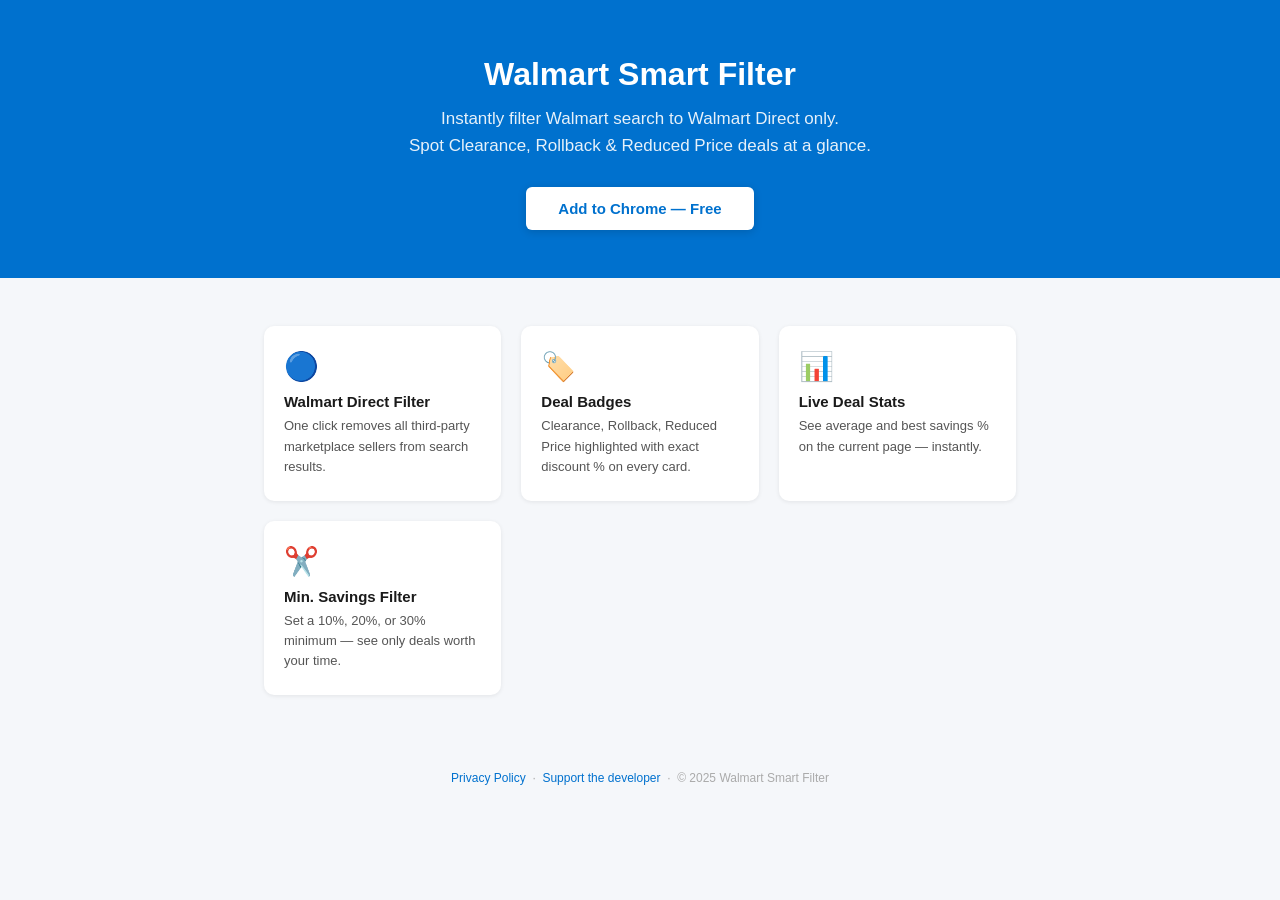
<file: docs/index.html>
<!DOCTYPE html>
<html lang="en">
<head>
  <meta charset="UTF-8" />
  <meta name="viewport" content="width=device-width, initial-scale=1.0" />
  <title>Walmart Smart Filter — Chrome Extension</title>
  <style>
    * { box-sizing: border-box; margin: 0; padding: 0; }
    body {
      font-family: -apple-system, BlinkMacSystemFont, 'Segoe UI', sans-serif;
      background: #f5f7fa;
      color: #1a1a1a;
    }
    header {
      background: #0071ce;
      color: #fff;
      padding: 56px 24px 48px;
      text-align: center;
    }
    header h1 { font-size: 32px; font-weight: 800; margin-bottom: 12px; }
    header p  { font-size: 17px; opacity: 0.9; max-width: 540px; margin: 0 auto 28px; line-height: 1.6; }
    .cta {
      display: inline-block;
      background: #fff;
      color: #0071ce;
      font-weight: 700;
      font-size: 15px;
      padding: 13px 32px;
      border-radius: 6px;
      text-decoration: none;
      box-shadow: 0 2px 8px rgba(0,0,0,0.15);
    }
    .cta:hover { background: #e3f0ff; }
    .features {
      max-width: 800px;
      margin: 48px auto;
      padding: 0 24px;
      display: grid;
      grid-template-columns: repeat(auto-fit, minmax(220px, 1fr));
      gap: 20px;
    }
    .feature {
      background: #fff;
      border-radius: 10px;
      padding: 24px 20px;
      box-shadow: 0 1px 4px rgba(0,0,0,0.08);
    }
    .feature .icon { font-size: 28px; margin-bottom: 10px; }
    .feature h3 { font-size: 15px; font-weight: 700; margin-bottom: 6px; }
    .feature p  { font-size: 13px; color: #555; line-height: 1.55; }
    footer {
      text-align: center;
      padding: 28px;
      font-size: 12px;
      color: #aaa;
    }
    footer a { color: #0071ce; text-decoration: none; }
  </style>
</head>
<body>

<header>
  <h1>Walmart Smart Filter</h1>
  <p>Instantly filter Walmart search to Walmart Direct only.<br>Spot Clearance, Rollback &amp; Reduced Price deals at a glance.</p>
  <a class="cta" href="https://chromewebstore.google.com/detail/walmart-smart-filter/emkhcglnplcglmbckhcajioeglkoammn" target="_blank">
    Add to Chrome — Free
  </a>
</header>

<div class="features">
  <div class="feature">
    <div class="icon">🔵</div>
    <h3>Walmart Direct Filter</h3>
    <p>One click removes all third-party marketplace sellers from search results.</p>
  </div>
  <div class="feature">
    <div class="icon">🏷️</div>
    <h3>Deal Badges</h3>
    <p>Clearance, Rollback, Reduced Price highlighted with exact discount % on every card.</p>
  </div>
  <div class="feature">
    <div class="icon">📊</div>
    <h3>Live Deal Stats</h3>
    <p>See average and best savings % on the current page — instantly.</p>
  </div>
  <div class="feature">
    <div class="icon">✂️</div>
    <h3>Min. Savings Filter</h3>
    <p>Set a 10%, 20%, or 30% minimum — see only deals worth your time.</p>
  </div>
</div>

<footer>
  <p>
    <a href="privacy.html">Privacy Policy</a> &nbsp;·&nbsp;
    <a href="https://ko-fi.com/kaylee10786">Support the developer</a> &nbsp;·&nbsp;
    &copy; 2025 Walmart Smart Filter
  </p>
</footer>

</body>
</html>
</file>
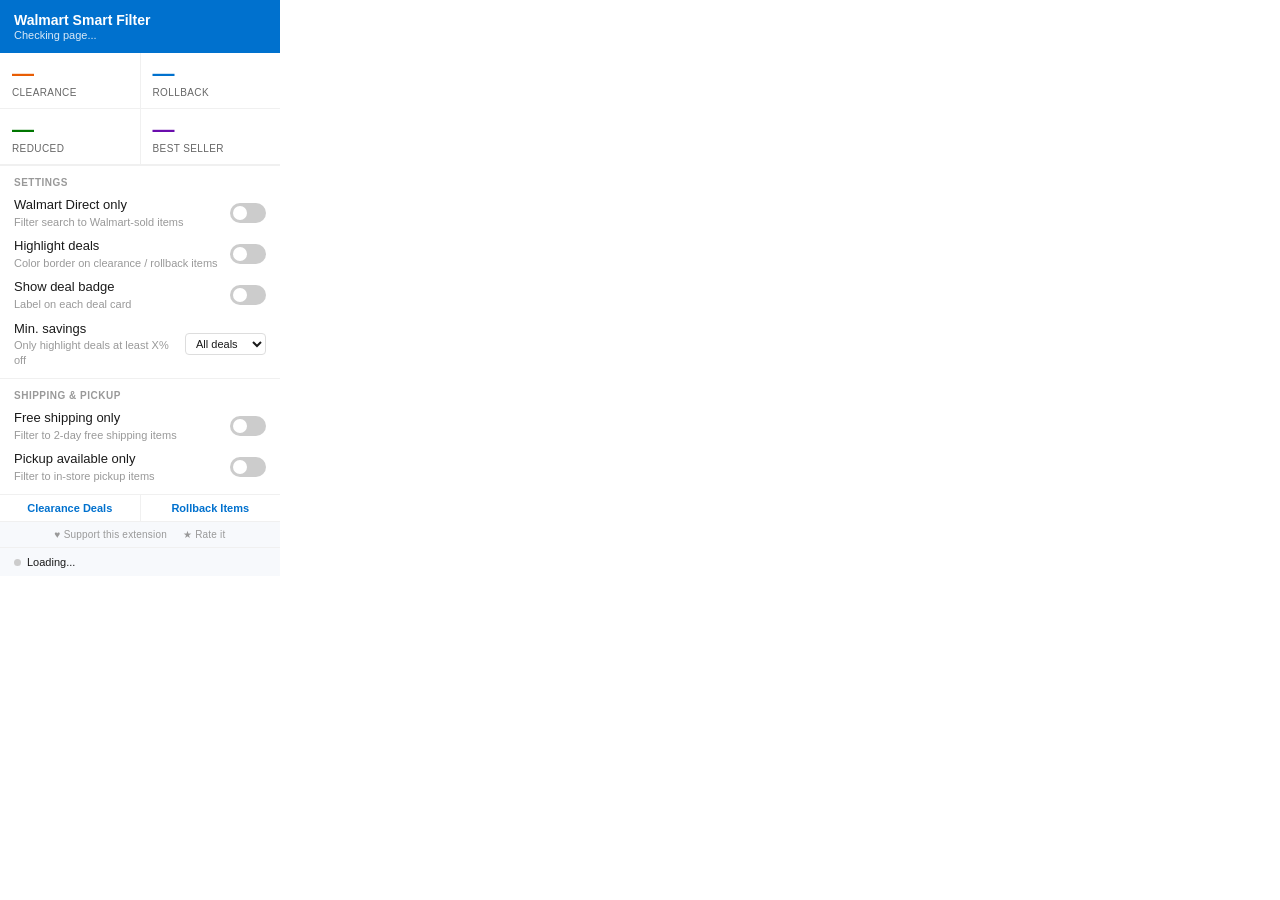
<file: popup.html>
<!DOCTYPE html>
<html lang="en">
<head>
  <meta charset="UTF-8" />
  <style>
    * { box-sizing: border-box; margin: 0; padding: 0; }

    body {
      width: 280px;
      font-family: -apple-system, BlinkMacSystemFont, 'Segoe UI', sans-serif;
      font-size: 13px;
      color: #1a1a1a;
      background: #fff;
    }

    .header {
      background: #0071ce;
      color: #fff;
      padding: 12px 14px;
      display: flex;
      align-items: center;
      gap: 10px;
    }
    .header-text h1 { font-size: 14px; font-weight: 700; }
    .header-text p  { font-size: 11px; opacity: 0.85; margin-top: 1px; }

    /* Deal summary cards */
    .deal-summary {
      display: grid;
      grid-template-columns: 1fr 1fr;
      gap: 1px;
      background: #f0f0f0;
      border-bottom: 1px solid #f0f0f0;
    }

    .deal-cell {
      background: #fff;
      padding: 10px 12px;
      display: flex;
      flex-direction: column;
      gap: 2px;
    }

    .deal-cell .count {
      font-size: 22px;
      font-weight: 700;
      line-height: 1;
    }

    .deal-cell .label {
      font-size: 10px;
      color: #666;
      text-transform: uppercase;
      letter-spacing: 0.4px;
    }

    .deal-cell.clearance  .count { color: #e85d04; }
    .deal-cell.rollback   .count { color: #0071ce; }
    .deal-cell.reduced    .count { color: #007600; }
    .deal-cell.bestseller .count { color: #6a0dad; }

    /* Toggles */
    .section {
      padding: 11px 14px;
      border-bottom: 1px solid #f0f0f0;
    }

    .section-title {
      font-size: 10px;
      font-weight: 600;
      color: #999;
      text-transform: uppercase;
      letter-spacing: 0.5px;
      margin-bottom: 9px;
    }

    .toggle-row {
      display: flex;
      align-items: center;
      justify-content: space-between;
      margin-bottom: 9px;
    }
    .toggle-row:last-child { margin-bottom: 0; }

    .toggle-label { flex: 1; padding-right: 10px; line-height: 1.3; }
    .toggle-label small { display: block; color: #999; font-size: 11px; margin-top: 1px; }

    .toggle { position: relative; width: 36px; height: 20px; flex-shrink: 0; }
    .toggle input { opacity: 0; width: 0; height: 0; }

    .slider {
      position: absolute; inset: 0;
      background: #ccc; border-radius: 20px; cursor: pointer;
      transition: background 0.2s;
    }
    .slider::before {
      content: ''; position: absolute;
      width: 14px; height: 14px; left: 3px; top: 3px;
      background: #fff; border-radius: 50%;
      transition: transform 0.2s;
    }
    input:checked + .slider { background: #0071ce; }
    input:checked + .slider::before { transform: translateX(16px); }

    /* Status bar */
    .status-bar {
      padding: 8px 14px;
      font-size: 11px;
      display: flex;
      align-items: center;
      gap: 6px;
      background: #f7f9fc;
    }
    .dot {
      width: 7px; height: 7px; border-radius: 50%; flex-shrink: 0;
      background: #ccc;
    }
    .dot.on  { background: #00a651; }
    .dot.off { background: #ccc; }

    .no-data { color: #bbb; font-style: italic; }

    /* Deal preview panel */
    .deal-cell { cursor: default; transition: background 0.15s; }
    .deal-cell:hover { background: #f7f9fc; }

    /* Page-level deal stats bar */
    #dealStats {
      padding: 5px 14px;
      font-size: 10px;
      color: #666;
      background: #f7f9fc;
      border-bottom: 1px solid #f0f0f0;
      display: none;
    }
    #dealStats.visible { display: flex; gap: 12px; }
    .stat-item { display: flex; align-items: center; gap: 4px; }
    .stat-label { color: #999; }
    .stat-value { font-weight: 700; color: #c0392b; }

    #dealPreview {
      border-bottom: 1px solid #f0f0f0;
      background: #fff;
      overflow: hidden;
      max-height: 0;
      transition: max-height 0.22s ease;
    }
    #dealPreview.visible { max-height: 360px; }
    .preview-list { padding: 4px 0; overflow-y: auto; max-height: 315px; }

    .preview-header {
      display: flex;
      align-items: center;
      gap: 7px;
      padding: 8px 14px 6px;
      border-bottom: 1px solid #f5f5f5;
    }
    .preview-type-dot {
      width: 8px; height: 8px; border-radius: 50%; flex-shrink: 0;
    }
    .preview-title { font-size: 11px; font-weight: 700; flex: 1; }
    .preview-count { font-size: 10px; color: #999; }

    .preview-item {
      display: flex;
      align-items: center;
      gap: 9px;
      padding: 5px 14px;
      text-decoration: none;
      color: inherit;
    }
    .preview-item:hover { background: #f0f7ff; }

    .preview-thumb {
      width: 40px; height: 40px;
      object-fit: contain;
      border-radius: 3px;
      background: #f5f5f5;
      flex-shrink: 0;
    }
    .preview-thumb-placeholder {
      width: 40px; height: 40px;
      background: #f0f0f0;
      border-radius: 3px;
      flex-shrink: 0;
      display: flex; align-items: center; justify-content: center;
      font-size: 18px;
    }

    .preview-info { flex: 1; min-width: 0; }
    .preview-name {
      font-size: 11px;
      line-height: 1.35;
      color: #1a1a1a;
      display: -webkit-box;
      -webkit-line-clamp: 2;
      -webkit-box-orient: vertical;
      overflow: hidden;
    }
    .preview-price {
      font-size: 12px;
      font-weight: 700;
      color: #1a1a1a;
      margin-top: 2px;
    }

    .preview-meta {
      display: flex;
      align-items: center;
      gap: 6px;
      margin-top: 2px;
      flex-wrap: wrap;
    }
    .preview-savings {
      font-size: 10px;
      font-weight: 700;
      color: #c0392b;
    }
    .preview-rating {
      font-size: 10px;
      color: #888;
    }
    .preview-best-deal {
      display: inline-block;
      font-size: 9px;
      font-weight: 700;
      letter-spacing: 0.4px;
      text-transform: uppercase;
      color: #fff;
      background: #c0392b;
      border-radius: 3px;
      padding: 1px 5px;
      flex-shrink: 0;
    }

    .preview-empty {
      padding: 12px 14px;
      font-size: 11px;
      color: #bbb;
      font-style: italic;
    }

    /* Min savings select */
    .pct-select {
      font-size: 11px;
      font-family: inherit;
      border: 1px solid #ddd;
      border-radius: 4px;
      padding: 3px 6px;
      color: #1a1a1a;
      background: #fff;
      cursor: pointer;
      flex-shrink: 0;
    }
    .pct-select:focus { outline: 1px solid #0071ce; }

    .quick-links {
      display: flex;
      gap: 1px;
      background: #f0f0f0;
      border-bottom: 1px solid #f0f0f0;
    }
    .ql {
      flex: 1;
      text-align: center;
      padding: 7px 4px;
      font-size: 11px;
      font-weight: 600;
      color: #0071ce;
      background: #fff;
      text-decoration: none;
    }
    .ql:hover { background: #f0f7ff; }

    /* Review nudge */
    #reviewNudge {
      display: none;
      align-items: center;
      gap: 8px;
      padding: 8px 14px;
      background: #fff8e1;
      border-bottom: 1px solid #ffe082;
      font-size: 11px;
      color: #5d4037;
    }
    #reviewNudge a {
      color: #e65100;
      font-weight: 700;
      text-decoration: none;
      white-space: nowrap;
    }
    #reviewNudge a:hover { text-decoration: underline; }
    #dismissNudge {
      margin-left: auto;
      background: none;
      border: none;
      font-size: 11px;
      color: #999;
      cursor: pointer;
      padding: 0;
      flex-shrink: 0;
    }
    #dismissNudge:hover { color: #555; }

    /* Support / Ko-fi bar */
    .support-bar {
      display: flex;
      align-items: center;
      justify-content: center;
      gap: 16px;
      padding: 7px 14px;
      background: #f7f9fc;
      border-bottom: 1px solid #f0f0f0;
    }
    .support-bar a {
      font-size: 10px;
      color: #999;
      text-decoration: none;
      letter-spacing: 0.2px;
    }
    .support-bar a:hover { color: #0071ce; text-decoration: underline; }
  </style>
</head>
<body>
  <div class="header">
    <div class="header-text">
      <h1>Walmart Smart Filter</h1>
      <p id="headerSub">Checking page...</p>
    </div>
  </div>

  <!-- Live deal counts -->
  <div class="deal-summary" id="dealSummary">
    <div class="deal-cell clearance">
      <span class="count" id="cntClearance">—</span>
      <span class="label">Clearance</span>
    </div>
    <div class="deal-cell rollback">
      <span class="count" id="cntRollback">—</span>
      <span class="label">Rollback</span>
    </div>
    <div class="deal-cell reduced">
      <span class="count" id="cntReduced">—</span>
      <span class="label">Reduced</span>
    </div>
    <div class="deal-cell bestseller">
      <span class="count" id="cntBestseller">—</span>
      <span class="label">Best Seller</span>
    </div>
  </div>

  <!-- Page-level savings stats (visible when data available) -->
  <div id="dealStats">
    <div class="stat-item">
      <span class="stat-label">Avg</span>
      <span class="stat-value" id="statAvg">—</span>
    </div>
    <div class="stat-item">
      <span class="stat-label">Best</span>
      <span class="stat-value" id="statBest">—</span>
    </div>
  </div>

  <!-- Deal preview panel (appears on hover of count cells) -->
  <div id="dealPreview">
    <div class="preview-header">
      <span class="preview-type-dot" id="previewDot"></span>
      <span class="preview-title" id="previewTitle"></span>
      <span class="preview-count" id="previewCount"></span>
    </div>
    <div class="preview-list" id="previewList"></div>
  </div>

  <div class="section">
    <div class="section-title">Settings</div>

    <div class="toggle-row">
      <div class="toggle-label">
        Walmart Direct only
        <small>Filter search to Walmart-sold items</small>
      </div>
      <label class="toggle">
        <input type="checkbox" id="filterThirdParty" />
        <span class="slider"></span>
      </label>
    </div>

    <div class="toggle-row">
      <div class="toggle-label">
        Highlight deals
        <small>Color border on clearance / rollback items</small>
      </div>
      <label class="toggle">
        <input type="checkbox" id="highlightDeals" />
        <span class="slider"></span>
      </label>
    </div>

    <div class="toggle-row">
      <div class="toggle-label">
        Show deal badge
        <small>Label on each deal card</small>
      </div>
      <label class="toggle">
        <input type="checkbox" id="showDealBadge" />
        <span class="slider"></span>
      </label>
    </div>

    <div class="toggle-row">
      <div class="toggle-label">
        Min. savings
        <small>Only highlight deals at least X% off</small>
      </div>
      <select id="minSavingsPct" class="pct-select">
        <option value="0">All deals</option>
        <option value="10">≥ 10% off</option>
        <option value="20">≥ 20% off</option>
        <option value="30">≥ 30% off</option>
      </select>
    </div>
  </div>

  <div class="section">
    <div class="section-title">Shipping &amp; Pickup</div>

    <div class="toggle-row">
      <div class="toggle-label">
        Free shipping only
        <small>Filter to 2-day free shipping items</small>
      </div>
      <label class="toggle">
        <input type="checkbox" id="freeShippingOnly" />
        <span class="slider"></span>
      </label>
    </div>

    <div class="toggle-row">
      <div class="toggle-label">
        Pickup available only
        <small>Filter to in-store pickup items</small>
      </div>
      <label class="toggle">
        <input type="checkbox" id="pickupOnly" />
        <span class="slider"></span>
      </label>
    </div>
  </div>

  <!-- Review nudge (shown after 10 deal-finding sessions) -->
  <div id="reviewNudge">
    <span>Enjoying the extension?</span>
    <a href="https://chromewebstore.google.com/detail/walmart-smart-filter/emkhcglnplcglmbckhcajioeglkoammn/reviews" target="_blank" rel="noopener">⭐ Leave a review</a>
    <button id="dismissNudge">✕</button>
  </div>

  <!-- Quick links -->
  <div class="quick-links">
    <a class="ql" href="https://www.walmart.com/search?q=clearance&facet=retailer_type%3AWalmart" target="_blank">Clearance Deals</a>
    <a class="ql" href="https://www.walmart.com/search?q=rollback&facet=retailer_type%3AWalmart" target="_blank">Rollback Items</a>
  </div>

  <!-- Support / Ko-fi -->
  <div class="support-bar">
    <a href="https://ko-fi.com/kaylee10786" target="_blank" rel="noopener">♥ Support this extension</a>
    <a href="https://chromewebstore.google.com/detail/walmart-smart-filter/emkhcglnplcglmbckhcajioeglkoammn" target="_blank" rel="noopener">★ Rate it</a>
  </div>

  <div class="status-bar">
    <div class="dot" id="statusDot"></div>
    <span id="statusText">Loading...</span>
  </div>

  <script src="popup.js"></script>
</body>
</html>
</file>
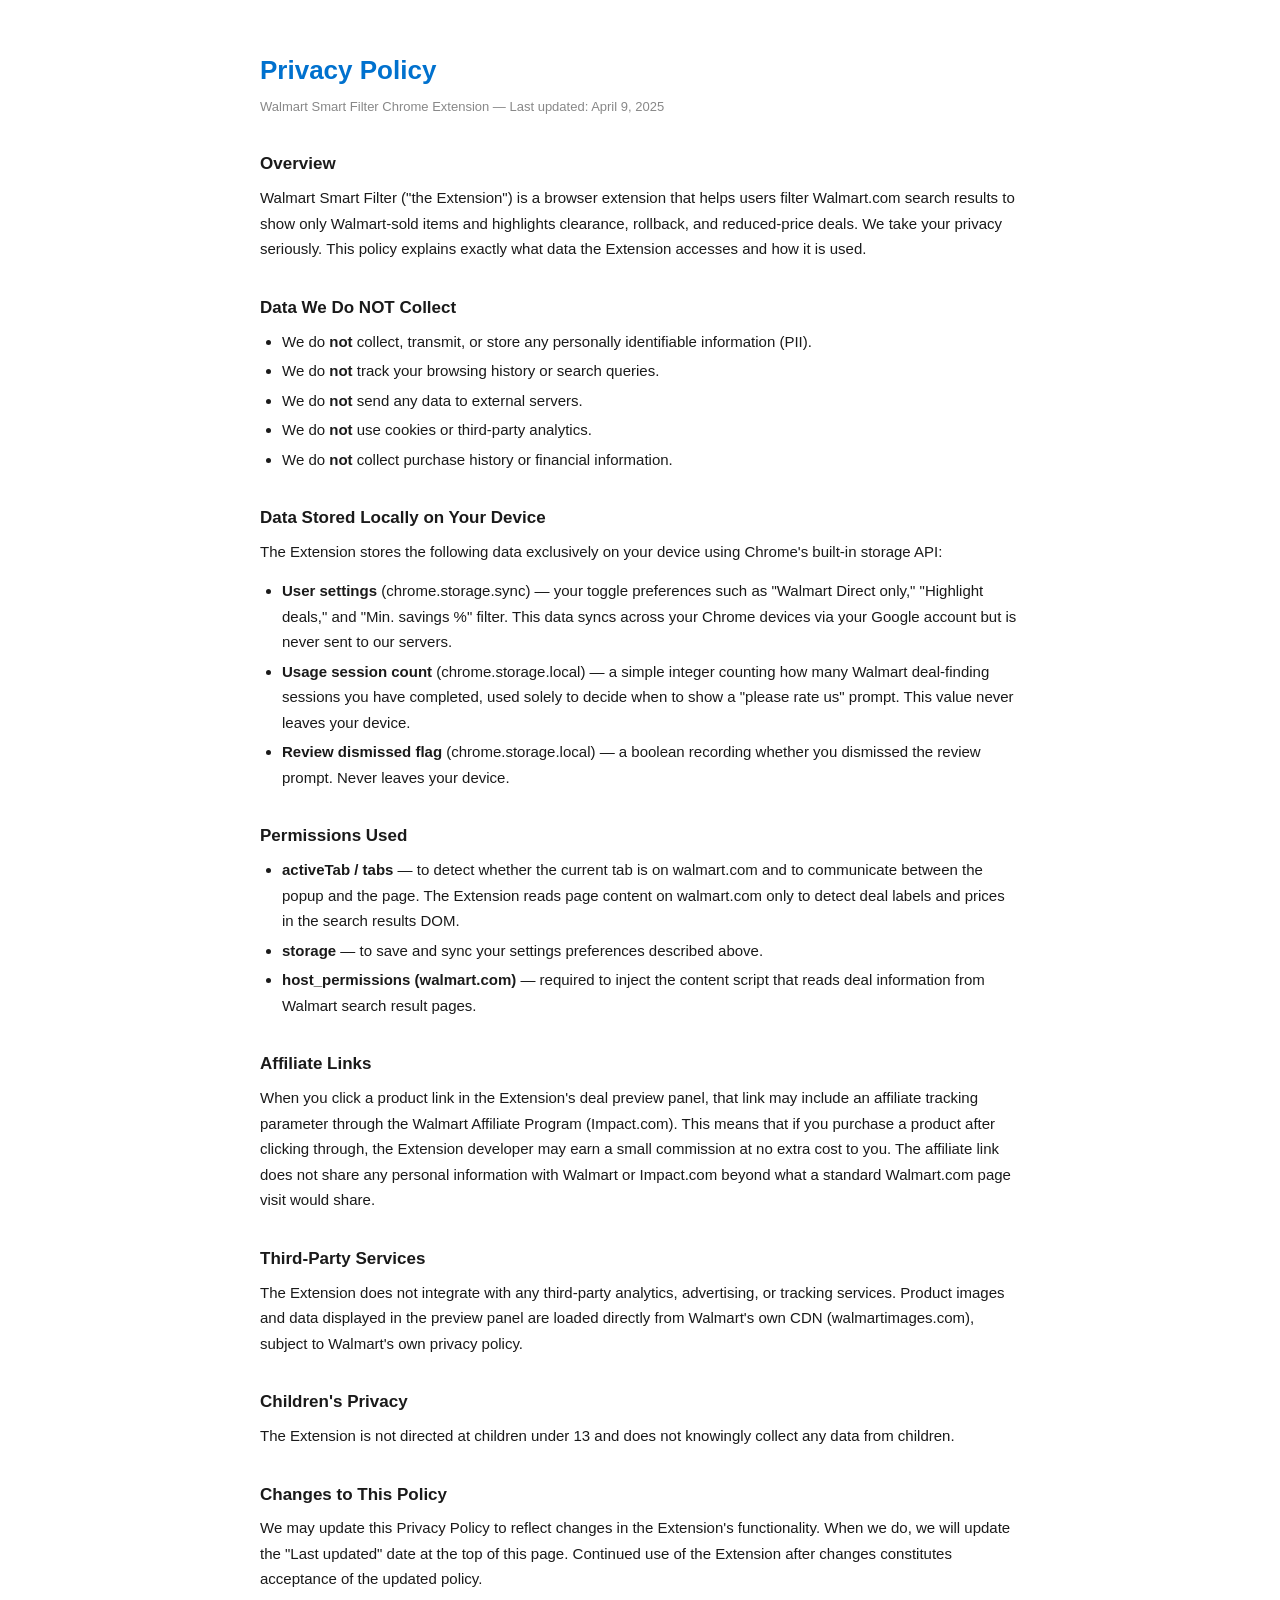
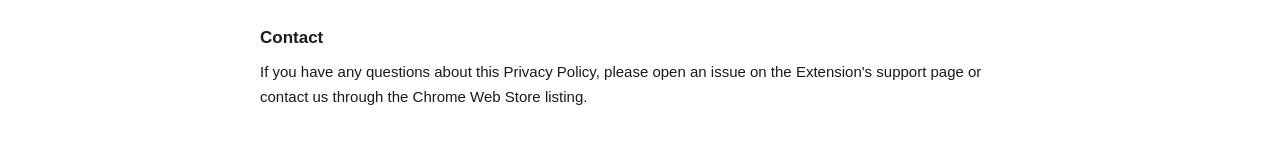
<file: privacy.html>
<!DOCTYPE html>
<html lang="en">
<head>
  <meta charset="UTF-8" />
  <meta name="viewport" content="width=device-width, initial-scale=1.0" />
  <title>Privacy Policy — Walmart Smart Filter</title>
  <style>
    body {
      font-family: -apple-system, BlinkMacSystemFont, 'Segoe UI', sans-serif;
      font-size: 15px;
      line-height: 1.7;
      color: #1a1a1a;
      max-width: 760px;
      margin: 48px auto;
      padding: 0 24px;
    }
    h1 { font-size: 26px; color: #0071ce; margin-bottom: 4px; }
    h2 { font-size: 17px; margin-top: 32px; margin-bottom: 6px; }
    p, ul { margin: 0 0 14px; }
    ul { padding-left: 22px; }
    li { margin-bottom: 4px; }
    .updated { font-size: 13px; color: #888; margin-bottom: 32px; }
    a { color: #0071ce; }
  </style>
</head>
<body>

<h1>Privacy Policy</h1>
<p class="updated">Walmart Smart Filter Chrome Extension &mdash; Last updated: April 9, 2025</p>

<h2>Overview</h2>
<p>
  Walmart Smart Filter ("the Extension") is a browser extension that helps users filter
  Walmart.com search results to show only Walmart-sold items and highlights clearance,
  rollback, and reduced-price deals. We take your privacy seriously. This policy explains
  exactly what data the Extension accesses and how it is used.
</p>

<h2>Data We Do NOT Collect</h2>
<ul>
  <li>We do <strong>not</strong> collect, transmit, or store any personally identifiable information (PII).</li>
  <li>We do <strong>not</strong> track your browsing history or search queries.</li>
  <li>We do <strong>not</strong> send any data to external servers.</li>
  <li>We do <strong>not</strong> use cookies or third-party analytics.</li>
  <li>We do <strong>not</strong> collect purchase history or financial information.</li>
</ul>

<h2>Data Stored Locally on Your Device</h2>
<p>The Extension stores the following data exclusively on your device using Chrome's built-in storage API:</p>
<ul>
  <li><strong>User settings</strong> (chrome.storage.sync) — your toggle preferences such as "Walmart Direct only," "Highlight deals," and "Min. savings %" filter. This data syncs across your Chrome devices via your Google account but is never sent to our servers.</li>
  <li><strong>Usage session count</strong> (chrome.storage.local) — a simple integer counting how many Walmart deal-finding sessions you have completed, used solely to decide when to show a "please rate us" prompt. This value never leaves your device.</li>
  <li><strong>Review dismissed flag</strong> (chrome.storage.local) — a boolean recording whether you dismissed the review prompt. Never leaves your device.</li>
</ul>

<h2>Permissions Used</h2>
<ul>
  <li><strong>activeTab / tabs</strong> — to detect whether the current tab is on walmart.com and to communicate between the popup and the page. The Extension reads page content on walmart.com only to detect deal labels and prices in the search results DOM.</li>
  <li><strong>storage</strong> — to save and sync your settings preferences described above.</li>
  <li><strong>host_permissions (walmart.com)</strong> — required to inject the content script that reads deal information from Walmart search result pages.</li>
</ul>

<h2>Affiliate Links</h2>
<p>
  When you click a product link in the Extension's deal preview panel, that link may include
  an affiliate tracking parameter through the Walmart Affiliate Program (Impact.com). This means
  that if you purchase a product after clicking through, the Extension developer may earn a small
  commission at no extra cost to you. The affiliate link does not share any personal information
  with Walmart or Impact.com beyond what a standard Walmart.com page visit would share.
</p>

<h2>Third-Party Services</h2>
<p>
  The Extension does not integrate with any third-party analytics, advertising, or tracking services.
  Product images and data displayed in the preview panel are loaded directly from Walmart's own CDN
  (walmartimages.com), subject to Walmart's own privacy policy.
</p>

<h2>Children's Privacy</h2>
<p>
  The Extension is not directed at children under 13 and does not knowingly collect any data
  from children.
</p>

<h2>Changes to This Policy</h2>
<p>
  We may update this Privacy Policy to reflect changes in the Extension's functionality. When we do,
  we will update the "Last updated" date at the top of this page. Continued use of the Extension
  after changes constitutes acceptance of the updated policy.
</p>

<h2>Contact</h2>
<p>
  If you have any questions about this Privacy Policy, please open an issue on the
  Extension's support page or contact us through the Chrome Web Store listing.
</p>

</body>
</html>
</file>
